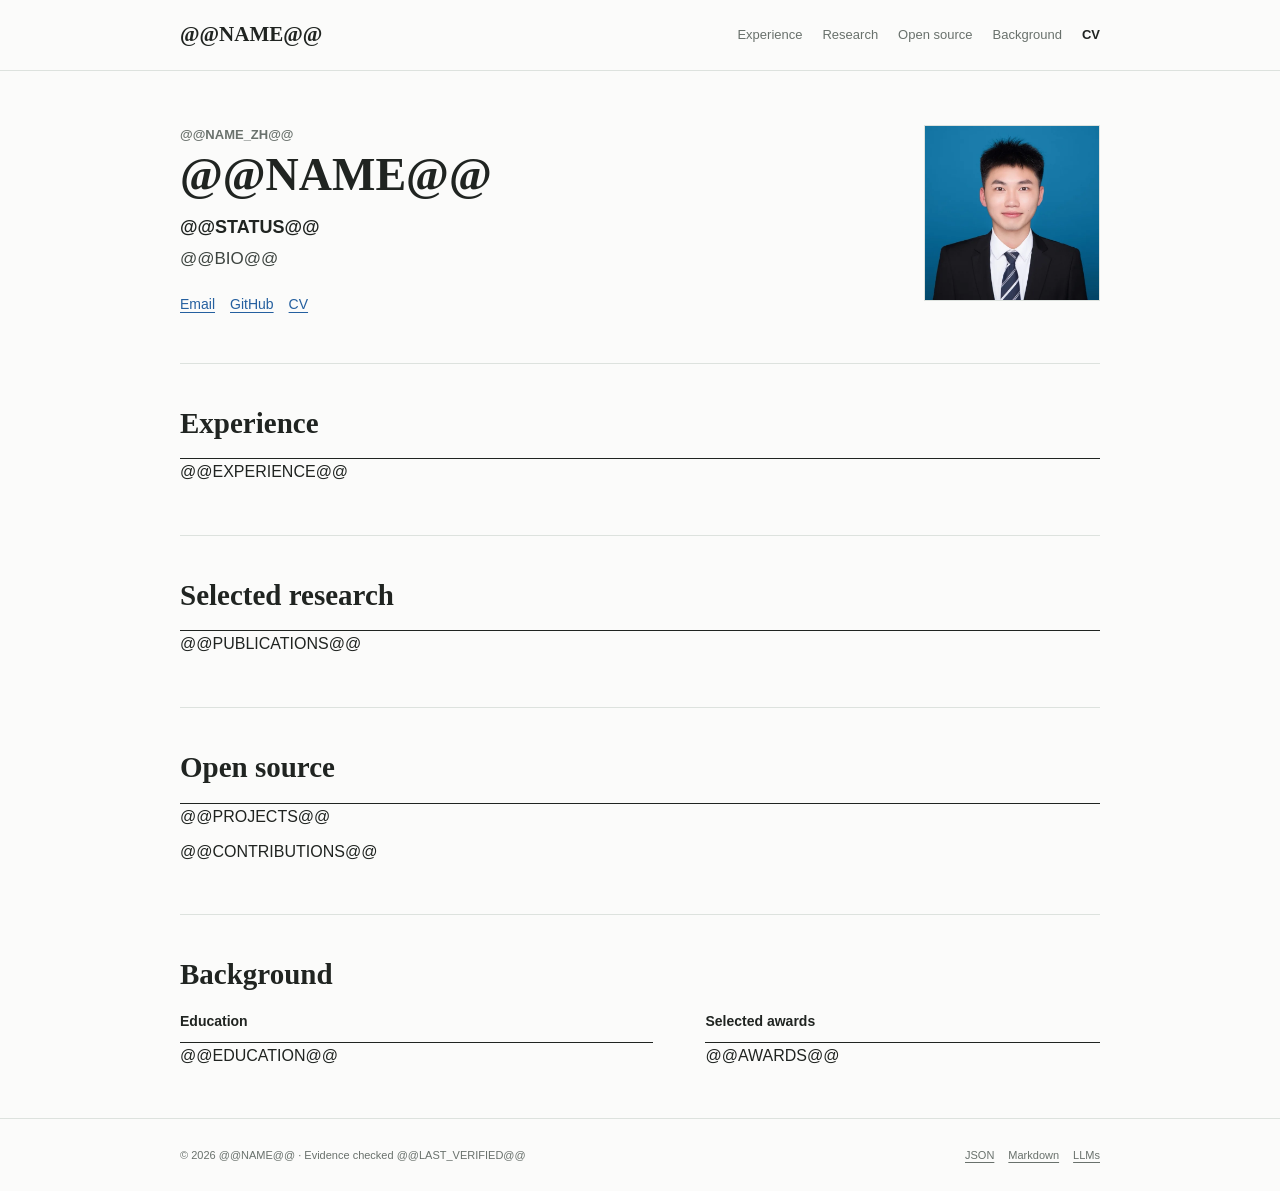
<file: site-src/index.html>
<!doctype html>
<html lang="en">
<head>
  <meta charset="utf-8">
  <meta name="viewport" content="width=device-width, initial-scale=1">
  <title>@@NAME@@ · Language Agents & Multi-Agent Systems</title>
  <meta name="description" content="@@SUMMARY@@">
  <meta name="author" content="@@NAME@@">
  <meta name="theme-color" content="#fbfbfa">
  <link rel="canonical" href="https://subway-jack.github.io/resume/">
  <link rel="alternate" type="application/json" href="profile.json" title="Public profile JSON">
  <link rel="alternate" type="text/plain" href="llms.txt" title="LLM discovery document">
  <link rel="stylesheet" href="assets/site.css">
  <link rel="icon" href="data:,">
  <meta property="og:type" content="profile">
  <meta property="og:title" content="@@NAME@@">
  <meta property="og:description" content="@@SUMMARY@@">
  <meta property="og:image" content="https://subway-jack.github.io/resume/assets/bowei-xia.jpg">
  <meta property="og:url" content="https://subway-jack.github.io/resume/">
  <script type="application/ld+json">@@JSON_LD@@</script>
</head>
<body>
  <a class="skip-link" href="#main">Skip to content</a>
  <header class="site-header">
    <div class="shell header-inner">
      <a class="name-link" href="#top">@@NAME@@</a>
      <nav aria-label="Primary navigation">
        <a href="#experience">Experience</a>
        <a href="#research">Research</a>
        <a href="#work">Open source</a>
        <a href="#background">Background</a>
        <a href="bowei-xia-resume.pdf">CV</a>
      </nav>
    </div>
  </header>

  <main id="main" class="shell">
    <section id="top" class="intro" aria-labelledby="page-title">
      <div class="intro-copy">
        <p class="name-zh">@@NAME_ZH@@</p>
        <h1 id="page-title">@@NAME@@</h1>
        <p class="current-role">@@STATUS@@</p>
        <p class="bio">@@BIO@@</p>
        <div class="profile-links">
          <a href="mailto:@@EMAIL@@">Email</a>
          <a href="@@GITHUB@@" target="_blank" rel="noreferrer">GitHub</a>
          <a href="bowei-xia-resume.pdf">CV</a>
        </div>
      </div>
      <picture class="portrait">
        <source srcset="assets/bowei-xia.webp" type="image/webp">
        <img src="assets/bowei-xia.jpg" alt="Portrait of @@NAME@@" width="320" height="320">
      </picture>
    </section>

    <section id="experience" class="content-section">
      <header class="section-heading">
        <h2>Experience</h2>
      </header>
      <div class="work-list">@@EXPERIENCE@@</div>
    </section>

    <section id="research" class="content-section">
      <header class="section-heading">
        <h2>Selected research</h2>
      </header>
      <div class="work-list">@@PUBLICATIONS@@</div>
    </section>

    <section id="work" class="content-section">
      <header class="section-heading">
        <h2>Open source</h2>
      </header>
      <div class="work-list">@@PROJECTS@@</div>
      <div class="contribution-list">@@CONTRIBUTIONS@@</div>
    </section>

    <section id="background" class="content-section">
      <header class="section-heading">
        <h2>Background</h2>
      </header>
      <div class="background-grid">
        <div>
          <h3 class="subheading">Education</h3>
          <div class="timeline">@@EDUCATION@@</div>
        </div>
        <div>
          <h3 class="subheading">Selected awards</h3>
          <div class="award-list">@@AWARDS@@</div>
        </div>
      </div>
    </section>
  </main>

  <footer>
    <div class="shell footer-inner">
      <span>© <span id="year"></span> @@NAME@@ · Evidence checked @@LAST_VERIFIED@@</span>
      <nav aria-label="Machine-readable profile">
        <a href="profile.json">JSON</a>
        <a href="resume.md">Markdown</a>
        <a href="llms.txt">LLMs</a>
      </nav>
    </div>
  </footer>
  <script src="assets/site.js"></script>
</body>
</html>
</file>
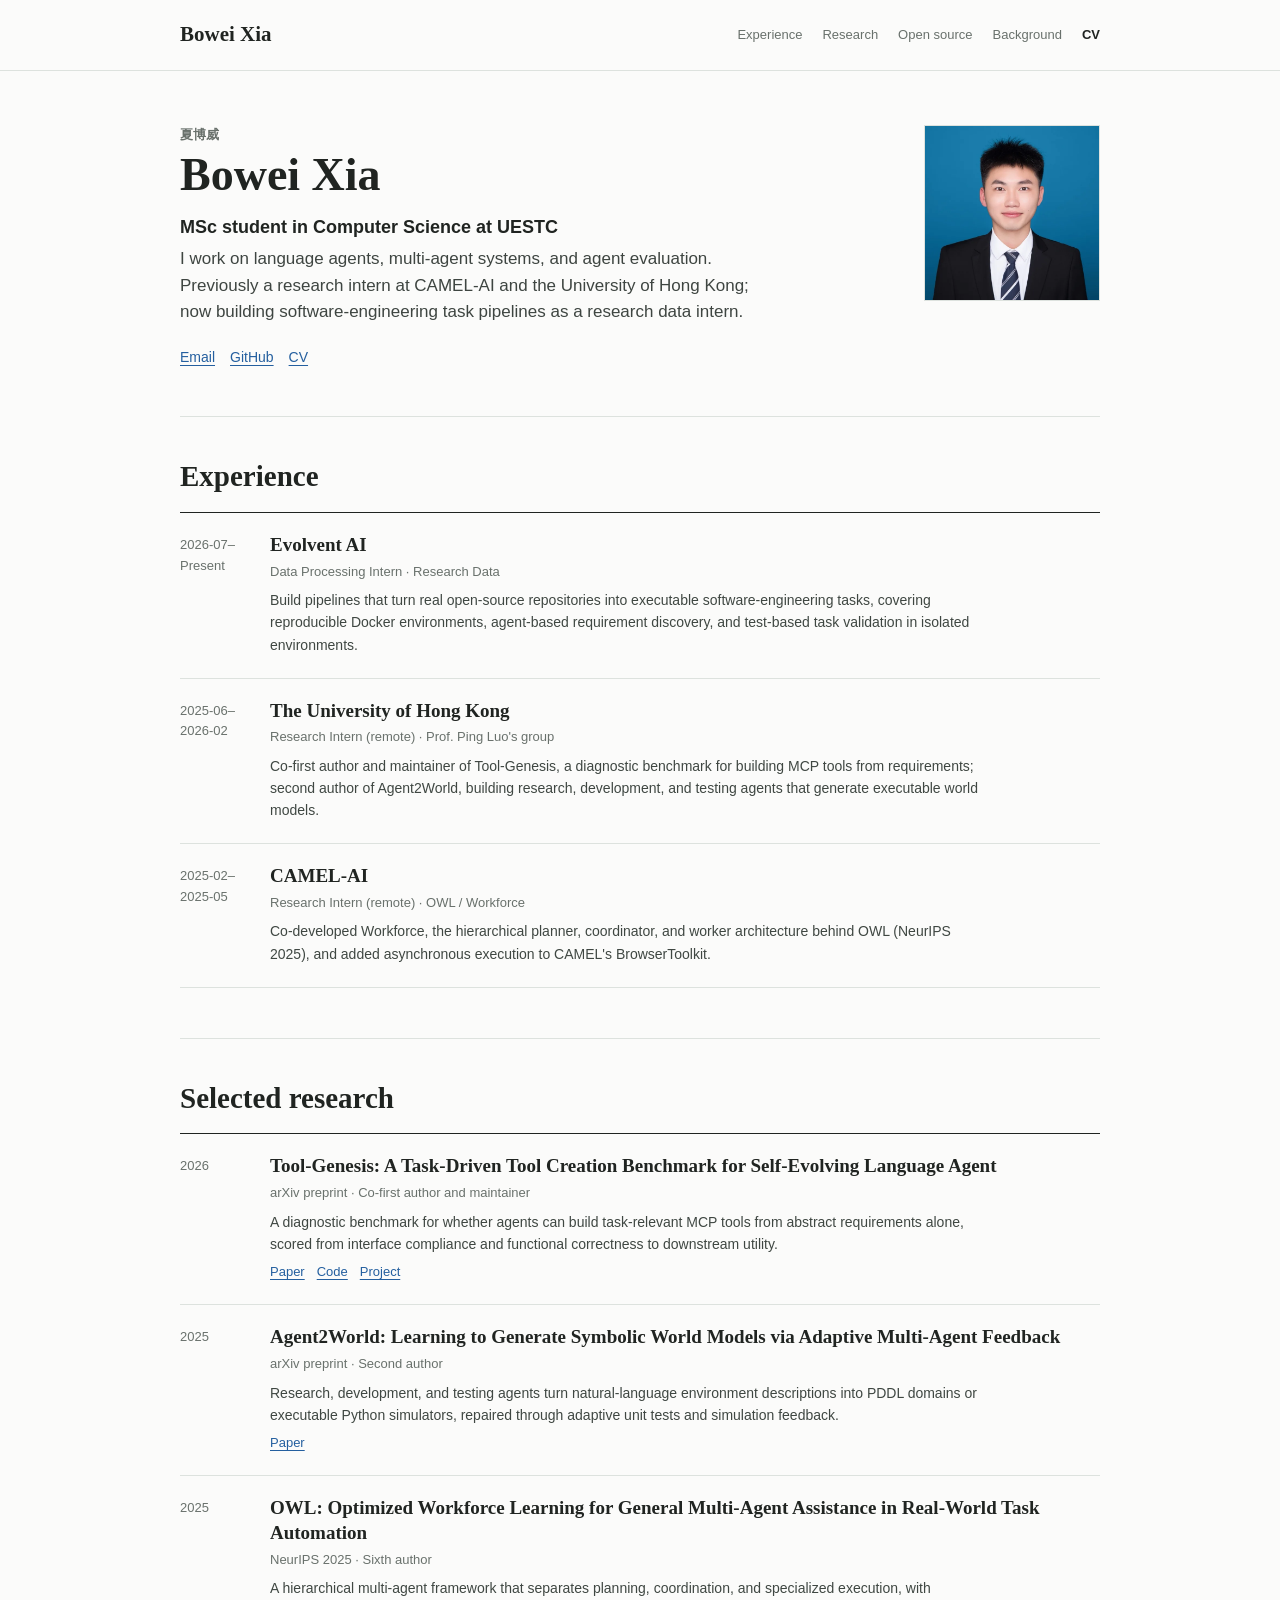
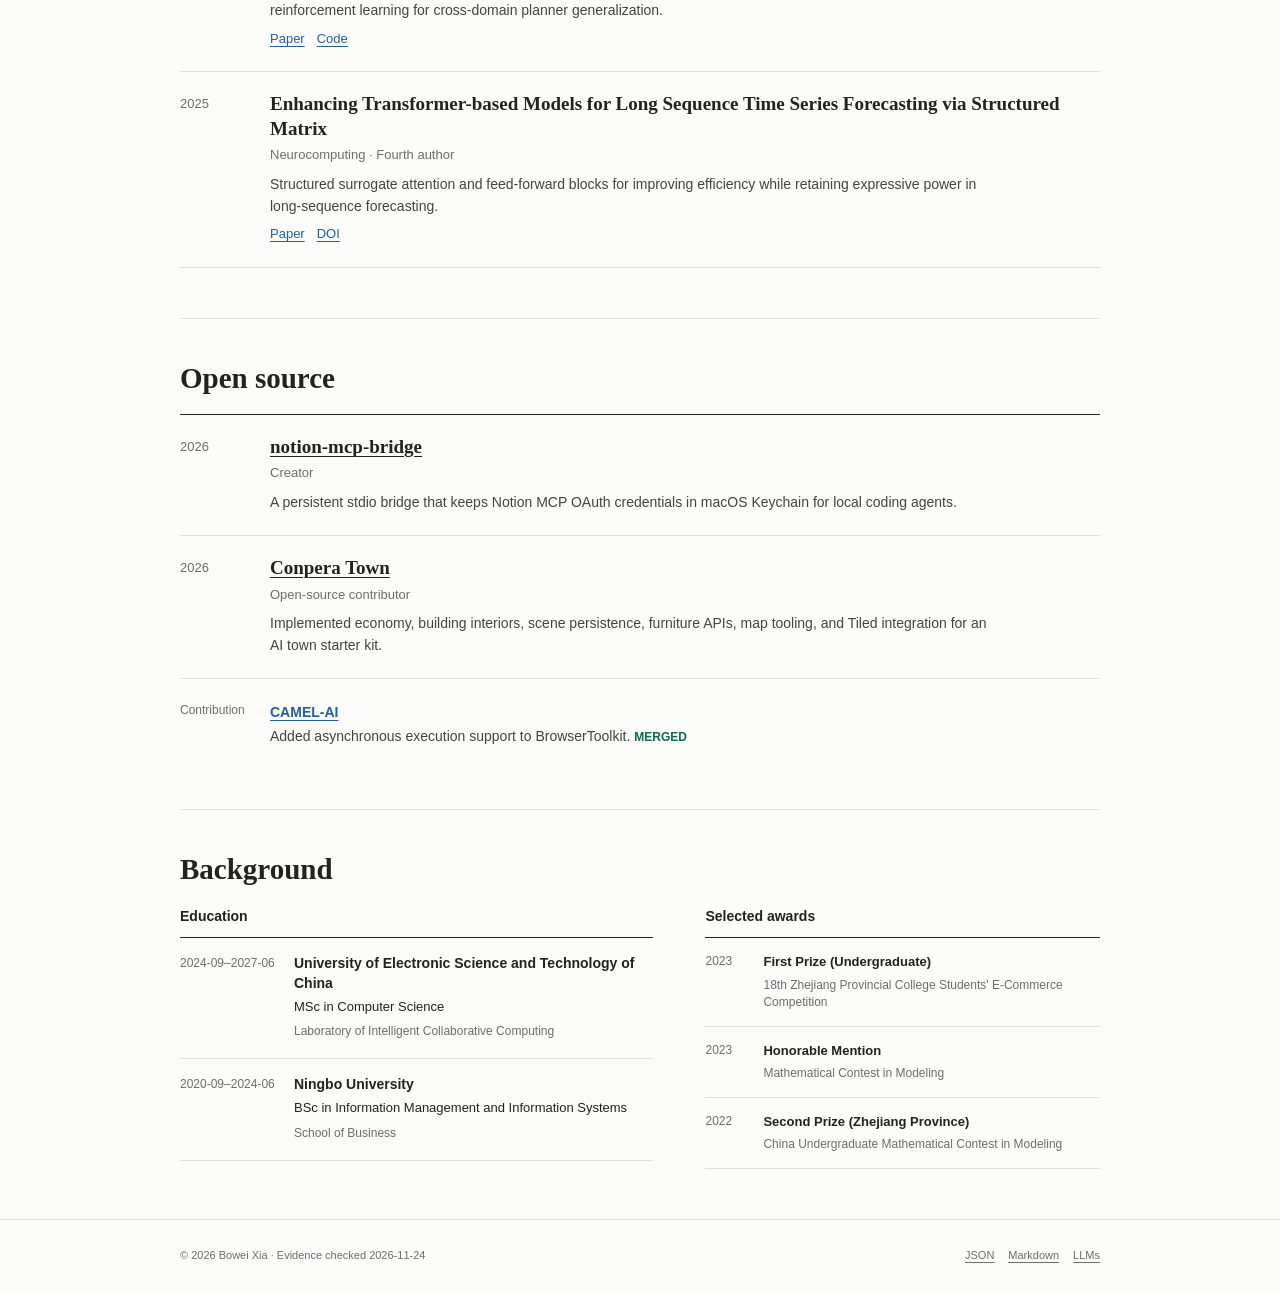
<file: site/index.html>
<!doctype html>
<html lang="en">
<head>
  <meta charset="utf-8">
  <meta name="viewport" content="width=device-width, initial-scale=1">
  <title>Bowei Xia · Language Agents & Multi-Agent Systems</title>
  <meta name="description" content="Computer science graduate researcher building agent systems, evaluation benchmarks, and practical open-source infrastructure.">
  <meta name="author" content="Bowei Xia">
  <meta name="theme-color" content="#fbfbfa">
  <link rel="canonical" href="https://subway-jack.github.io/resume/">
  <link rel="alternate" type="application/json" href="profile.json" title="Public profile JSON">
  <link rel="alternate" type="text/plain" href="llms.txt" title="LLM discovery document">
  <link rel="stylesheet" href="assets/site.css">
  <link rel="icon" href="data:,">
  <meta property="og:type" content="profile">
  <meta property="og:title" content="Bowei Xia">
  <meta property="og:description" content="Computer science graduate researcher building agent systems, evaluation benchmarks, and practical open-source infrastructure.">
  <meta property="og:image" content="https://subway-jack.github.io/resume/assets/bowei-xia.jpg">
  <meta property="og:url" content="https://subway-jack.github.io/resume/">
  <script type="application/ld+json">{"@context":"https://schema.org","@type":"Person","name":"Bowei Xia","alternateName":"夏博威","jobTitle":"MSc student in Computer Science at UESTC","url":"https://subway-jack.github.io/resume/","image":"https://subway-jack.github.io/resume/assets/bowei-xia.jpg","email":"mailto:xiabowei350@gmail.com","sameAs":["https://github.com/subway-jack"],"alumniOf":[{"@type":"CollegeOrUniversity","name":"University of Electronic Science and Technology of China"},{"@type":"CollegeOrUniversity","name":"Ningbo University"}],"knowsAbout":["Language agents","Multi-agent systems","Agent evaluation","Open-source AI infrastructure"]}</script>
</head>
<body>
  <a class="skip-link" href="#main">Skip to content</a>
  <header class="site-header">
    <div class="shell header-inner">
      <a class="name-link" href="#top">Bowei Xia</a>
      <nav aria-label="Primary navigation">
        <a href="#experience">Experience</a>
        <a href="#research">Research</a>
        <a href="#work">Open source</a>
        <a href="#background">Background</a>
        <a href="bowei-xia-resume.pdf">CV</a>
      </nav>
    </div>
  </header>

  <main id="main" class="shell">
    <section id="top" class="intro" aria-labelledby="page-title">
      <div class="intro-copy">
        <p class="name-zh">夏博威</p>
        <h1 id="page-title">Bowei Xia</h1>
        <p class="current-role">MSc student in Computer Science at UESTC</p>
        <p class="bio">I work on language agents, multi-agent systems, and agent evaluation. Previously a research intern at CAMEL-AI and the University of Hong Kong; now building software-engineering task pipelines as a research data intern.</p>
        <div class="profile-links">
          <a href="mailto:xiabowei350@gmail.com">Email</a>
          <a href="https://github.com/subway-jack" target="_blank" rel="noreferrer">GitHub</a>
          <a href="bowei-xia-resume.pdf">CV</a>
        </div>
      </div>
      <picture class="portrait">
        <source srcset="assets/bowei-xia.webp" type="image/webp">
        <img src="assets/bowei-xia.jpg" alt="Portrait of Bowei Xia" width="320" height="320">
      </picture>
    </section>

    <section id="experience" class="content-section">
      <header class="section-heading">
        <h2>Experience</h2>
      </header>
      <div class="work-list">
            <article class="work-row">
              <div class="work-year">2026-07–Present</div>
              <div class="work-body">
                <h3>Evolvent AI</h3>
                <p class="work-meta">Data Processing Intern · Research Data</p>
                <p class="work-summary">Build pipelines that turn real open-source repositories into executable software-engineering tasks, covering reproducible Docker environments, agent-based requirement discovery, and test-based task validation in isolated environments.</p>
              </div>
            </article>

            <article class="work-row">
              <div class="work-year">2025-06–2026-02</div>
              <div class="work-body">
                <h3>The University of Hong Kong</h3>
                <p class="work-meta">Research Intern (remote) · Prof. Ping Luo&#x27;s group</p>
                <p class="work-summary">Co-first author and maintainer of Tool-Genesis, a diagnostic benchmark for building MCP tools from requirements; second author of Agent2World, building research, development, and testing agents that generate executable world models.</p>
              </div>
            </article>

            <article class="work-row">
              <div class="work-year">2025-02–2025-05</div>
              <div class="work-body">
                <h3>CAMEL-AI</h3>
                <p class="work-meta">Research Intern (remote) · OWL / Workforce</p>
                <p class="work-summary">Co-developed Workforce, the hierarchical planner, coordinator, and worker architecture behind OWL (NeurIPS 2025), and added asynchronous execution to CAMEL&#x27;s BrowserToolkit.</p>
              </div>
            </article>
            </div>
    </section>

    <section id="research" class="content-section">
      <header class="section-heading">
        <h2>Selected research</h2>
      </header>
      <div class="work-list">
            <article class="work-row">
              <div class="work-year">2026</div>
              <div class="work-body">
                <h3>Tool-Genesis: A Task-Driven Tool Creation Benchmark for Self-Evolving Language Agent</h3>
                <p class="work-meta">arXiv preprint · Co-first author and maintainer</p>
                <p class="work-summary">A diagnostic benchmark for whether agents can build task-relevant MCP tools from abstract requirements alone, scored from interface compliance and functional correctness to downstream utility.</p>
                <div class="work-links"><a class="work-link" href="https://arxiv.org/abs/2603.05578" target="_blank" rel="noreferrer">Paper</a><a class="work-link" href="https://github.com/subway-jack/Tool-Genesis" target="_blank" rel="noreferrer">Code</a><a class="work-link" href="https://tool-genesis.github.io/" target="_blank" rel="noreferrer">Project</a></div>
              </div>
            </article>

            <article class="work-row">
              <div class="work-year">2025</div>
              <div class="work-body">
                <h3>Agent2World: Learning to Generate Symbolic World Models via Adaptive Multi-Agent Feedback</h3>
                <p class="work-meta">arXiv preprint · Second author</p>
                <p class="work-summary">Research, development, and testing agents turn natural-language environment descriptions into PDDL domains or executable Python simulators, repaired through adaptive unit tests and simulation feedback.</p>
                <div class="work-links"><a class="work-link" href="https://arxiv.org/abs/2512.22336" target="_blank" rel="noreferrer">Paper</a></div>
              </div>
            </article>

            <article class="work-row">
              <div class="work-year">2025</div>
              <div class="work-body">
                <h3>OWL: Optimized Workforce Learning for General Multi-Agent Assistance in Real-World Task Automation</h3>
                <p class="work-meta">NeurIPS 2025 · Sixth author</p>
                <p class="work-summary">A hierarchical multi-agent framework that separates planning, coordination, and specialized execution, with reinforcement learning for cross-domain planner generalization.</p>
                <div class="work-links"><a class="work-link" href="https://papers.neurips.cc/paper_files/paper/2025/hash/48dcc43a534c5b582f9d0fdb778e9b84-Abstract-Conference.html" target="_blank" rel="noreferrer">Paper</a><a class="work-link" href="https://github.com/camel-ai/owl" target="_blank" rel="noreferrer">Code</a></div>
              </div>
            </article>

            <article class="work-row">
              <div class="work-year">2025</div>
              <div class="work-body">
                <h3>Enhancing Transformer-based Models for Long Sequence Time Series Forecasting via Structured Matrix</h3>
                <p class="work-meta">Neurocomputing · Fourth author</p>
                <p class="work-summary">Structured surrogate attention and feed-forward blocks for improving efficiency while retaining expressive power in long-sequence forecasting.</p>
                <div class="work-links"><a class="work-link" href="https://arxiv.org/abs/2405.12462" target="_blank" rel="noreferrer">Paper</a><a class="work-link" href="https://doi.org/10.1016/j.neucom.2025.129429" target="_blank" rel="noreferrer">DOI</a></div>
              </div>
            </article>
            </div>
    </section>

    <section id="work" class="content-section">
      <header class="section-heading">
        <h2>Open source</h2>
      </header>
      <div class="work-list">
            <article class="work-row">
              <div class="work-year">2026</div>
              <div class="work-body">
                <h3><a class="project-title" href="https://github.com/subway-jack/notion-mcp-bridge" target="_blank" rel="noreferrer">notion-mcp-bridge</a></h3>
                <p class="work-meta">Creator</p>
                <p class="work-summary">A persistent stdio bridge that keeps Notion MCP OAuth credentials in macOS Keychain for local coding agents.</p>
              </div>
            </article>

            <article class="work-row">
              <div class="work-year">2026</div>
              <div class="work-body">
                <h3><a class="project-title" href="https://github.com/conpera/conpera-town/pulls?q=is%3Apr+author%3Asubway-jack+is%3Amerged" target="_blank" rel="noreferrer">Conpera Town</a></h3>
                <p class="work-meta">Open-source contributor</p>
                <p class="work-summary">Implemented economy, building interiors, scene persistence, furniture APIs, map tooling, and Tiled integration for an AI town starter kit.</p>
              </div>
            </article>
            </div>
      <div class="contribution-list">
            <div class="contribution-row">
              <span class="contribution-label">Contribution</span>
              <div>
                <strong><a class="work-link" href="https://github.com/camel-ai/camel/pull/1886" target="_blank" rel="noreferrer">CAMEL-AI</a></strong>
                <p>Added asynchronous execution support to BrowserToolkit. <span class="status-mark">merged</span></p>
              </div>
            </div>
            </div>
    </section>

    <section id="background" class="content-section">
      <header class="section-heading">
        <h2>Background</h2>
      </header>
      <div class="background-grid">
        <div>
          <h3 class="subheading">Education</h3>
          <div class="timeline">
            <article class="timeline-row">
              <div class="timeline-date">2024-09–2027-06</div>
              <div>
                <h3>University of Electronic Science and Technology of China</h3>
                <p>MSc in Computer Science</p>
                <span>Laboratory of Intelligent Collaborative Computing</span>
              </div>
            </article>

            <article class="timeline-row">
              <div class="timeline-date">2020-09–2024-06</div>
              <div>
                <h3>Ningbo University</h3>
                <p>BSc in Information Management and Information Systems</p>
                <span>School of Business</span>
              </div>
            </article>
            </div>
        </div>
        <div>
          <h3 class="subheading">Selected awards</h3>
          <div class="award-list">
        <div class="award-row">
          <span>2023</span>
          <strong>First Prize (Undergraduate)</strong>
          <p>18th Zhejiang Provincial College Students&#x27; E-Commerce Competition</p>
        </div>

        <div class="award-row">
          <span>2023</span>
          <strong>Honorable Mention</strong>
          <p>Mathematical Contest in Modeling</p>
        </div>

        <div class="award-row">
          <span>2022</span>
          <strong>Second Prize (Zhejiang Province)</strong>
          <p>China Undergraduate Mathematical Contest in Modeling</p>
        </div>
        </div>
        </div>
      </div>
    </section>
  </main>

  <footer>
    <div class="shell footer-inner">
      <span>© <span id="year"></span> Bowei Xia · Evidence checked 2026-11-24</span>
      <nav aria-label="Machine-readable profile">
        <a href="profile.json">JSON</a>
        <a href="resume.md">Markdown</a>
        <a href="llms.txt">LLMs</a>
      </nav>
    </div>
  </footer>
  <script src="assets/site.js"></script>
</body>
</html>
</file>
<file: site-src/assets/site.css>
:root {
  color-scheme: light;
  --page: #fbfbfa;
  --surface: #ffffff;
  --ink: #202421;
  --muted: #69716c;
  --line: #dde2de;
  --link: #245f9f;
  --accent: #12684f;
  --display: Charter, "Bitstream Charter", "Iowan Old Style", Georgia, serif;
  --body: "Avenir Next", Avenir, "IBM Plex Sans", "Segoe UI", sans-serif;
}

* { box-sizing: border-box; }
html { scroll-behavior: smooth; }
body {
  margin: 0;
  background: var(--page);
  color: var(--ink);
  font-family: var(--body);
  font-size: 16px;
  line-height: 1.58;
}
a {
  color: var(--link);
  text-decoration-thickness: 1px;
  text-underline-offset: 3px;
}
a:hover,
a:focus-visible { color: var(--accent); }
.shell { width: min(920px, calc(100% - 40px)); margin-inline: auto; }
.skip-link {
  position: fixed;
  top: -60px;
  left: 12px;
  z-index: 20;
  padding: 8px 12px;
  border: 1px solid var(--ink);
  background: var(--surface);
}
.skip-link:focus { top: 12px; }

.site-header { border-bottom: 1px solid var(--line); background: var(--page); }
.header-inner {
  min-height: 70px;
  display: flex;
  align-items: center;
  justify-content: space-between;
  gap: 28px;
}
.name-link {
  color: var(--ink);
  font-family: var(--display);
  font-size: 21px;
  font-weight: 700;
  text-decoration: none;
}
.site-header nav,
.footer-inner nav,
.profile-links {
  display: flex;
  align-items: center;
  flex-wrap: wrap;
  gap: 20px;
}
.site-header nav a {
  color: var(--muted);
  font-size: 13px;
  text-decoration: none;
}
.site-header nav a:last-child { color: var(--ink); font-weight: 700; }

.intro {
  min-height: 280px;
  padding: 54px 0 48px;
  display: grid;
  grid-template-columns: minmax(0, 1fr) 176px;
  gap: 64px;
  align-items: start;
}
.intro-copy { max-width: 620px; }
.name-zh {
  margin: 0 0 4px;
  color: var(--muted);
  font-size: 13px;
  font-weight: 650;
}
h1 {
  margin: 0;
  font-family: var(--display);
  font-size: 46px;
  line-height: 1.08;
  font-weight: 700;
  letter-spacing: 0;
}
.current-role {
  margin: 14px 0 4px;
  font-size: 18px;
  font-weight: 650;
}
.bio { max-width: 570px; margin: 0; color: #3e4541; font-size: 17px; }
.profile-links { gap: 15px; margin-top: 20px; }
.profile-links a { font-size: 14px; }
.portrait {
  width: 176px;
  aspect-ratio: 1;
  overflow: hidden;
  border: 1px solid var(--line);
  background: var(--surface);
}
.portrait img { width: 100%; height: 100%; display: block; object-fit: cover; object-position: center 34%; }

.content-section { padding: 42px 0 50px; border-top: 1px solid var(--line); scroll-margin-top: 20px; }
.section-heading { margin-bottom: 18px; }
.section-heading h2 {
  margin: 0;
  font-family: var(--display);
  font-size: 29px;
  line-height: 1.2;
  font-weight: 700;
  letter-spacing: 0;
}
.work-list { border-top: 1px solid var(--ink); }
.work-row {
  display: grid;
  grid-template-columns: 72px minmax(0, 1fr);
  gap: 18px;
  padding: 20px 0 22px;
  border-bottom: 1px solid var(--line);
}
.work-year { padding-top: 2px; color: var(--muted); font-size: 13px; font-variant-numeric: tabular-nums; }
.work-body h3 {
  margin: 0;
  font-family: var(--display);
  font-size: 19px;
  line-height: 1.3;
  letter-spacing: 0;
}
.work-body h3 a { color: var(--ink); }
.work-meta { margin: 4px 0 0; color: var(--muted); font-size: 13px; }
.work-summary { max-width: 720px; margin: 7px 0 0; color: #3f4742; font-size: 14px; }
.work-links { display: flex; flex-wrap: wrap; gap: 12px; margin-top: 7px; }
.work-links a { font-size: 13px; }
.contribution-list { margin-top: 10px; }
.contribution-row {
  display: grid;
  grid-template-columns: 72px minmax(0, 1fr);
  gap: 18px;
  padding: 12px 0;
  font-size: 14px;
}
.contribution-label { color: var(--muted); font-size: 12px; }
.contribution-row p { margin: 2px 0 0; color: #3f4742; }
.status-mark { color: var(--accent); font-size: 12px; font-weight: 700; text-transform: uppercase; }

.background-grid { display: grid; grid-template-columns: 1.2fr 1fr; gap: 52px; }
.subheading { margin: 0 0 10px; font-size: 14px; }
.timeline,
.award-list { border-top: 1px solid var(--ink); }
.timeline-row {
  display: grid;
  grid-template-columns: 100px minmax(0, 1fr);
  gap: 14px;
  padding: 16px 0;
  border-bottom: 1px solid var(--line);
}
.timeline-date { color: var(--muted); font-size: 12px; font-variant-numeric: tabular-nums; }
.timeline-row h3 { margin: 0; font-size: 14px; line-height: 1.4; }
.timeline-row p { margin: 3px 0 0; font-size: 13px; }
.timeline-row span { color: var(--muted); font-size: 12px; }
.award-row {
  display: grid;
  grid-template-columns: 48px minmax(0, 1fr);
  gap: 10px;
  padding: 14px 0;
  border-bottom: 1px solid var(--line);
}
.award-row > span { color: var(--muted); font-size: 12px; }
.award-row strong { display: block; font-size: 13px; }
.award-row p { grid-column: 2; margin: -6px 0 0; color: var(--muted); font-size: 12px; line-height: 1.45; }

footer { border-top: 1px solid var(--line); }
.footer-inner {
  min-height: 72px;
  display: flex;
  align-items: center;
  justify-content: space-between;
  gap: 20px;
  color: var(--muted);
  font-size: 11px;
}
.footer-inner nav { gap: 14px; }
.footer-inner a { color: var(--muted); }

@media (max-width: 700px) {
  .shell { width: min(100% - 28px, 920px); }
  .header-inner { min-height: 62px; align-items: flex-start; flex-direction: column; gap: 7px; padding: 12px 0; }
  .site-header nav { width: 100%; gap: 16px; overflow-x: auto; flex-wrap: nowrap; }
  .site-header nav a { white-space: nowrap; }
  .intro { min-height: 0; padding: 40px 0 42px; grid-template-columns: minmax(0, 1fr) 104px; gap: 22px; }
  .portrait { width: 104px; }
  h1 { font-size: 38px; }
  .current-role { font-size: 16px; }
  .bio { font-size: 15px; }
  .content-section { padding: 34px 0 40px; }
  .section-heading h2 { font-size: 25px; }
  .background-grid { grid-template-columns: 1fr; gap: 34px; }
}

@media (max-width: 440px) {
  .intro { grid-template-columns: minmax(0, 1fr) 88px; gap: 16px; }
  .portrait { width: 88px; }
  h1 { font-size: 34px; }
  .current-role { margin-top: 11px; }
  .work-row { grid-template-columns: 48px minmax(0, 1fr); gap: 10px; }
  .contribution-row { grid-template-columns: 48px minmax(0, 1fr); gap: 10px; }
  .work-body h3 { font-size: 17px; overflow-wrap: anywhere; }
  .timeline-row { grid-template-columns: 84px minmax(0, 1fr); }
  .footer-inner { align-items: flex-start; flex-direction: column; justify-content: center; padding: 14px 0; }
}

@media (prefers-reduced-motion: reduce) {
  html { scroll-behavior: auto; }
}
</file>
<file: site/assets/site.css>
:root {
  color-scheme: light;
  --page: #fbfbfa;
  --surface: #ffffff;
  --ink: #202421;
  --muted: #69716c;
  --line: #dde2de;
  --link: #245f9f;
  --accent: #12684f;
  --display: Charter, "Bitstream Charter", "Iowan Old Style", Georgia, serif;
  --body: "Avenir Next", Avenir, "IBM Plex Sans", "Segoe UI", sans-serif;
}

* { box-sizing: border-box; }
html { scroll-behavior: smooth; }
body {
  margin: 0;
  background: var(--page);
  color: var(--ink);
  font-family: var(--body);
  font-size: 16px;
  line-height: 1.58;
}
a {
  color: var(--link);
  text-decoration-thickness: 1px;
  text-underline-offset: 3px;
}
a:hover,
a:focus-visible { color: var(--accent); }
.shell { width: min(920px, calc(100% - 40px)); margin-inline: auto; }
.skip-link {
  position: fixed;
  top: -60px;
  left: 12px;
  z-index: 20;
  padding: 8px 12px;
  border: 1px solid var(--ink);
  background: var(--surface);
}
.skip-link:focus { top: 12px; }

.site-header { border-bottom: 1px solid var(--line); background: var(--page); }
.header-inner {
  min-height: 70px;
  display: flex;
  align-items: center;
  justify-content: space-between;
  gap: 28px;
}
.name-link {
  color: var(--ink);
  font-family: var(--display);
  font-size: 21px;
  font-weight: 700;
  text-decoration: none;
}
.site-header nav,
.footer-inner nav,
.profile-links {
  display: flex;
  align-items: center;
  flex-wrap: wrap;
  gap: 20px;
}
.site-header nav a {
  color: var(--muted);
  font-size: 13px;
  text-decoration: none;
}
.site-header nav a:last-child { color: var(--ink); font-weight: 700; }

.intro {
  min-height: 280px;
  padding: 54px 0 48px;
  display: grid;
  grid-template-columns: minmax(0, 1fr) 176px;
  gap: 64px;
  align-items: start;
}
.intro-copy { max-width: 620px; }
.name-zh {
  margin: 0 0 4px;
  color: var(--muted);
  font-size: 13px;
  font-weight: 650;
}
h1 {
  margin: 0;
  font-family: var(--display);
  font-size: 46px;
  line-height: 1.08;
  font-weight: 700;
  letter-spacing: 0;
}
.current-role {
  margin: 14px 0 4px;
  font-size: 18px;
  font-weight: 650;
}
.bio { max-width: 570px; margin: 0; color: #3e4541; font-size: 17px; }
.profile-links { gap: 15px; margin-top: 20px; }
.profile-links a { font-size: 14px; }
.portrait {
  width: 176px;
  aspect-ratio: 1;
  overflow: hidden;
  border: 1px solid var(--line);
  background: var(--surface);
}
.portrait img { width: 100%; height: 100%; display: block; object-fit: cover; object-position: center 34%; }

.content-section { padding: 42px 0 50px; border-top: 1px solid var(--line); scroll-margin-top: 20px; }
.section-heading { margin-bottom: 18px; }
.section-heading h2 {
  margin: 0;
  font-family: var(--display);
  font-size: 29px;
  line-height: 1.2;
  font-weight: 700;
  letter-spacing: 0;
}
.work-list { border-top: 1px solid var(--ink); }
.work-row {
  display: grid;
  grid-template-columns: 72px minmax(0, 1fr);
  gap: 18px;
  padding: 20px 0 22px;
  border-bottom: 1px solid var(--line);
}
.work-year { padding-top: 2px; color: var(--muted); font-size: 13px; font-variant-numeric: tabular-nums; }
.work-body h3 {
  margin: 0;
  font-family: var(--display);
  font-size: 19px;
  line-height: 1.3;
  letter-spacing: 0;
}
.work-body h3 a { color: var(--ink); }
.work-meta { margin: 4px 0 0; color: var(--muted); font-size: 13px; }
.work-summary { max-width: 720px; margin: 7px 0 0; color: #3f4742; font-size: 14px; }
.work-links { display: flex; flex-wrap: wrap; gap: 12px; margin-top: 7px; }
.work-links a { font-size: 13px; }
.contribution-list { margin-top: 10px; }
.contribution-row {
  display: grid;
  grid-template-columns: 72px minmax(0, 1fr);
  gap: 18px;
  padding: 12px 0;
  font-size: 14px;
}
.contribution-label { color: var(--muted); font-size: 12px; }
.contribution-row p { margin: 2px 0 0; color: #3f4742; }
.status-mark { color: var(--accent); font-size: 12px; font-weight: 700; text-transform: uppercase; }

.background-grid { display: grid; grid-template-columns: 1.2fr 1fr; gap: 52px; }
.subheading { margin: 0 0 10px; font-size: 14px; }
.timeline,
.award-list { border-top: 1px solid var(--ink); }
.timeline-row {
  display: grid;
  grid-template-columns: 100px minmax(0, 1fr);
  gap: 14px;
  padding: 16px 0;
  border-bottom: 1px solid var(--line);
}
.timeline-date { color: var(--muted); font-size: 12px; font-variant-numeric: tabular-nums; }
.timeline-row h3 { margin: 0; font-size: 14px; line-height: 1.4; }
.timeline-row p { margin: 3px 0 0; font-size: 13px; }
.timeline-row span { color: var(--muted); font-size: 12px; }
.award-row {
  display: grid;
  grid-template-columns: 48px minmax(0, 1fr);
  gap: 10px;
  padding: 14px 0;
  border-bottom: 1px solid var(--line);
}
.award-row > span { color: var(--muted); font-size: 12px; }
.award-row strong { display: block; font-size: 13px; }
.award-row p { grid-column: 2; margin: -6px 0 0; color: var(--muted); font-size: 12px; line-height: 1.45; }

footer { border-top: 1px solid var(--line); }
.footer-inner {
  min-height: 72px;
  display: flex;
  align-items: center;
  justify-content: space-between;
  gap: 20px;
  color: var(--muted);
  font-size: 11px;
}
.footer-inner nav { gap: 14px; }
.footer-inner a { color: var(--muted); }

@media (max-width: 700px) {
  .shell { width: min(100% - 28px, 920px); }
  .header-inner { min-height: 62px; align-items: flex-start; flex-direction: column; gap: 7px; padding: 12px 0; }
  .site-header nav { width: 100%; gap: 16px; overflow-x: auto; flex-wrap: nowrap; }
  .site-header nav a { white-space: nowrap; }
  .intro { min-height: 0; padding: 40px 0 42px; grid-template-columns: minmax(0, 1fr) 104px; gap: 22px; }
  .portrait { width: 104px; }
  h1 { font-size: 38px; }
  .current-role { font-size: 16px; }
  .bio { font-size: 15px; }
  .content-section { padding: 34px 0 40px; }
  .section-heading h2 { font-size: 25px; }
  .background-grid { grid-template-columns: 1fr; gap: 34px; }
}

@media (max-width: 440px) {
  .intro { grid-template-columns: minmax(0, 1fr) 88px; gap: 16px; }
  .portrait { width: 88px; }
  h1 { font-size: 34px; }
  .current-role { margin-top: 11px; }
  .work-row { grid-template-columns: 48px minmax(0, 1fr); gap: 10px; }
  .contribution-row { grid-template-columns: 48px minmax(0, 1fr); gap: 10px; }
  .work-body h3 { font-size: 17px; overflow-wrap: anywhere; }
  .timeline-row { grid-template-columns: 84px minmax(0, 1fr); }
  .footer-inner { align-items: flex-start; flex-direction: column; justify-content: center; padding: 14px 0; }
}

@media (prefers-reduced-motion: reduce) {
  html { scroll-behavior: auto; }
}
</file>
